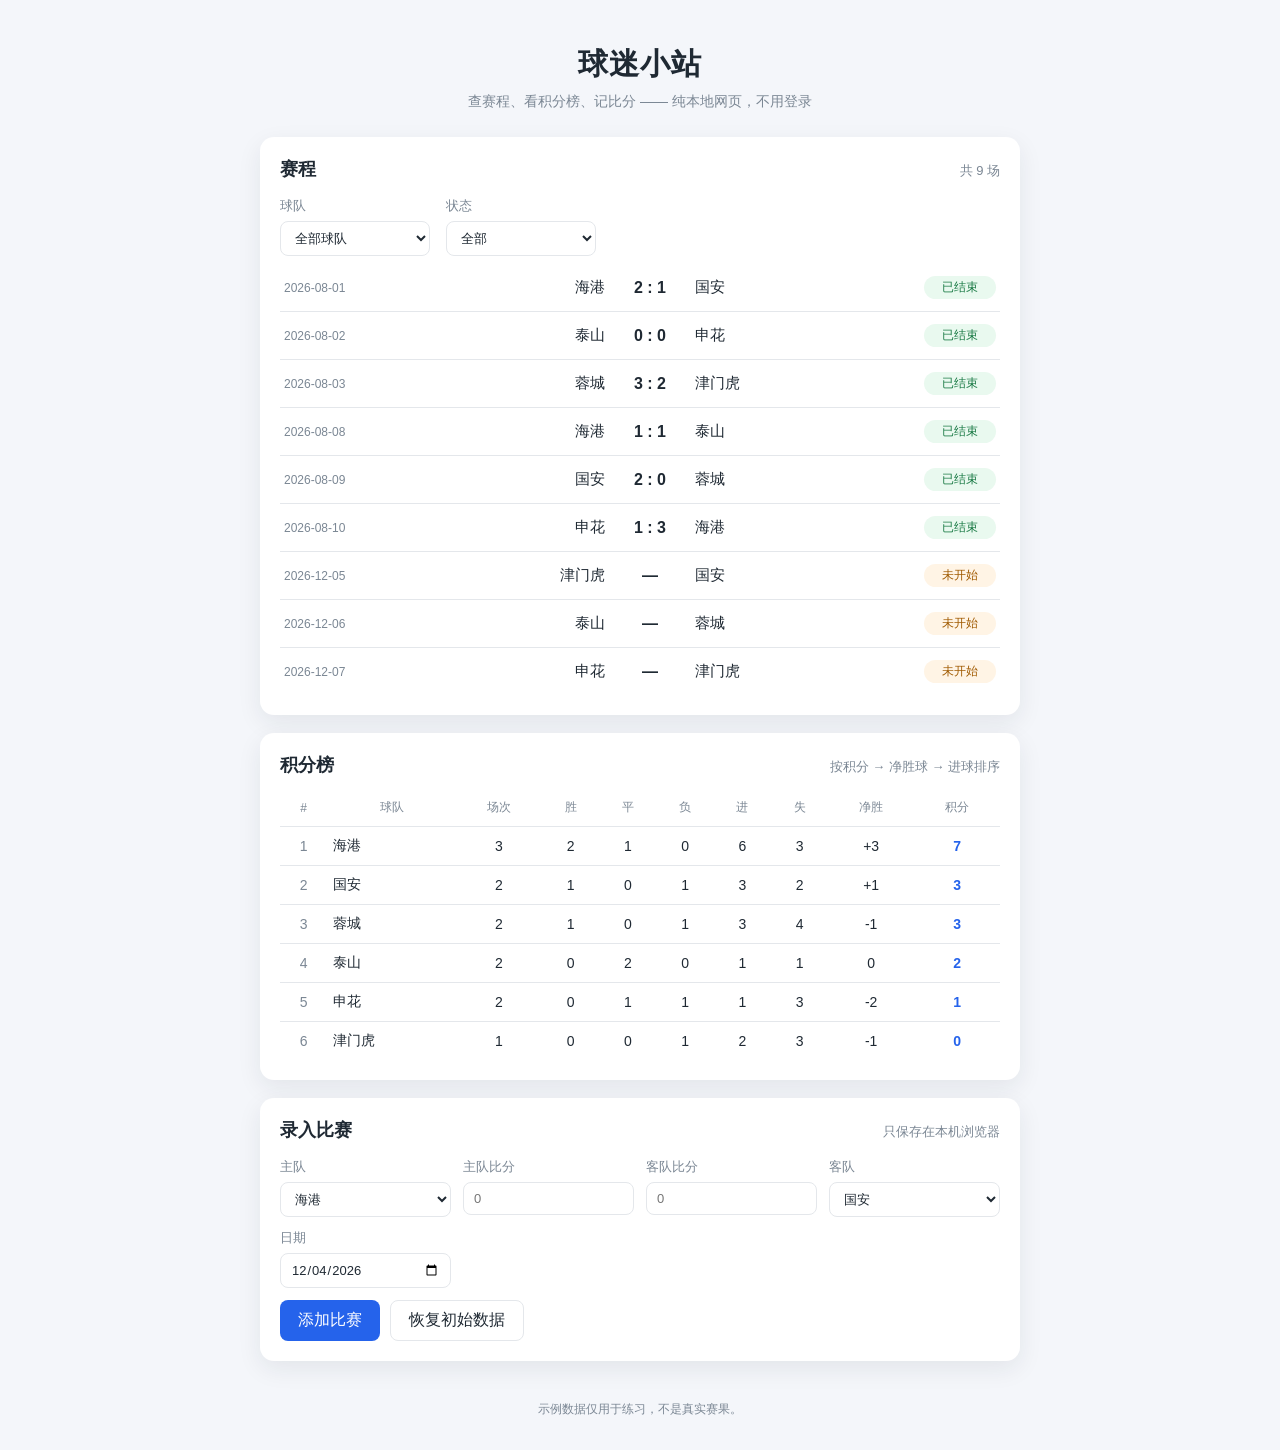
<file: index.html>
<!DOCTYPE html>
<html lang="zh-CN">
<head>
<meta charset="utf-8">
<meta name="viewport" content="width=device-width, initial-scale=1">
<title>球迷小站 · 赛程与积分榜</title>
<link rel="stylesheet" href="styles.css">
</head>
<body>
  <header class="hero">
    <h1>球迷小站</h1>
    <p class="subtitle">查赛程、看积分榜、记比分 —— 纯本地网页，不用登录</p>
  </header>

  <main>
    <section class="panel" aria-labelledby="scheduleTitle">
      <div class="panel-head">
        <h2 id="scheduleTitle">赛程</h2>
        <span id="matchCount" class="count">共 0 场</span>
      </div>

      <div class="toolbar">
        <label for="teamFilter">球队
          <select id="teamFilter">
            <option value="all">全部球队</option>
          </select>
        </label>
        <label for="statusFilter">状态
          <select id="statusFilter">
            <option value="all">全部</option>
            <option value="played">已结束</option>
            <option value="upcoming">未开始</option>
          </select>
        </label>
      </div>

      <ul id="matchList" class="match-list"></ul>
      <p id="emptyHint" class="empty" hidden>没有符合筛选条件的比赛。</p>
    </section>

    <section class="panel" aria-labelledby="standingsTitle">
      <div class="panel-head">
        <h2 id="standingsTitle">积分榜</h2>
        <span class="count">按积分 → 净胜球 → 进球排序</span>
      </div>
      <div class="table-wrap">
        <table class="standings">
        <thead>
          <tr>
            <th scope="col">#</th>
            <th scope="col">球队</th>
            <th scope="col">场次</th>
            <th scope="col">胜</th>
            <th scope="col">平</th>
            <th scope="col">负</th>
            <th scope="col">进</th>
            <th scope="col">失</th>
            <th scope="col">净胜</th>
            <th scope="col">积分</th>
          </tr>
        </thead>
          <tbody id="standingsBody"></tbody>
        </table>
      </div>
    </section>

    <section class="panel" aria-labelledby="entryTitle">
      <div class="panel-head">
        <h2 id="entryTitle">录入比赛</h2>
        <span class="count">只保存在本机浏览器</span>
      </div>

      <form id="matchForm" class="entry-form" novalidate>
        <label for="homeTeam">主队
          <select id="homeTeam"></select>
        </label>
        <label for="homeScore">主队比分
          <input id="homeScore" type="number" min="0" max="99" step="1" inputmode="numeric" placeholder="0">
        </label>
        <label for="awayScore">客队比分
          <input id="awayScore" type="number" min="0" max="99" step="1" inputmode="numeric" placeholder="0">
        </label>
        <label for="awayTeam">客队
          <select id="awayTeam"></select>
        </label>
        <label for="matchDate">日期
          <input id="matchDate" type="date">
        </label>
        <div class="form-actions">
          <button type="submit" class="primary">添加比赛</button>
          <button type="button" id="resetBtn" class="ghost">恢复初始数据</button>
        </div>
      </form>

      <p id="formMessage" class="form-msg" role="alert" hidden></p>
    </section>
  </main>

  <footer class="foot">示例数据仅用于练习，不是真实赛果。</footer>

  <script src="app.js"></script>
</body>
</html>
</file>
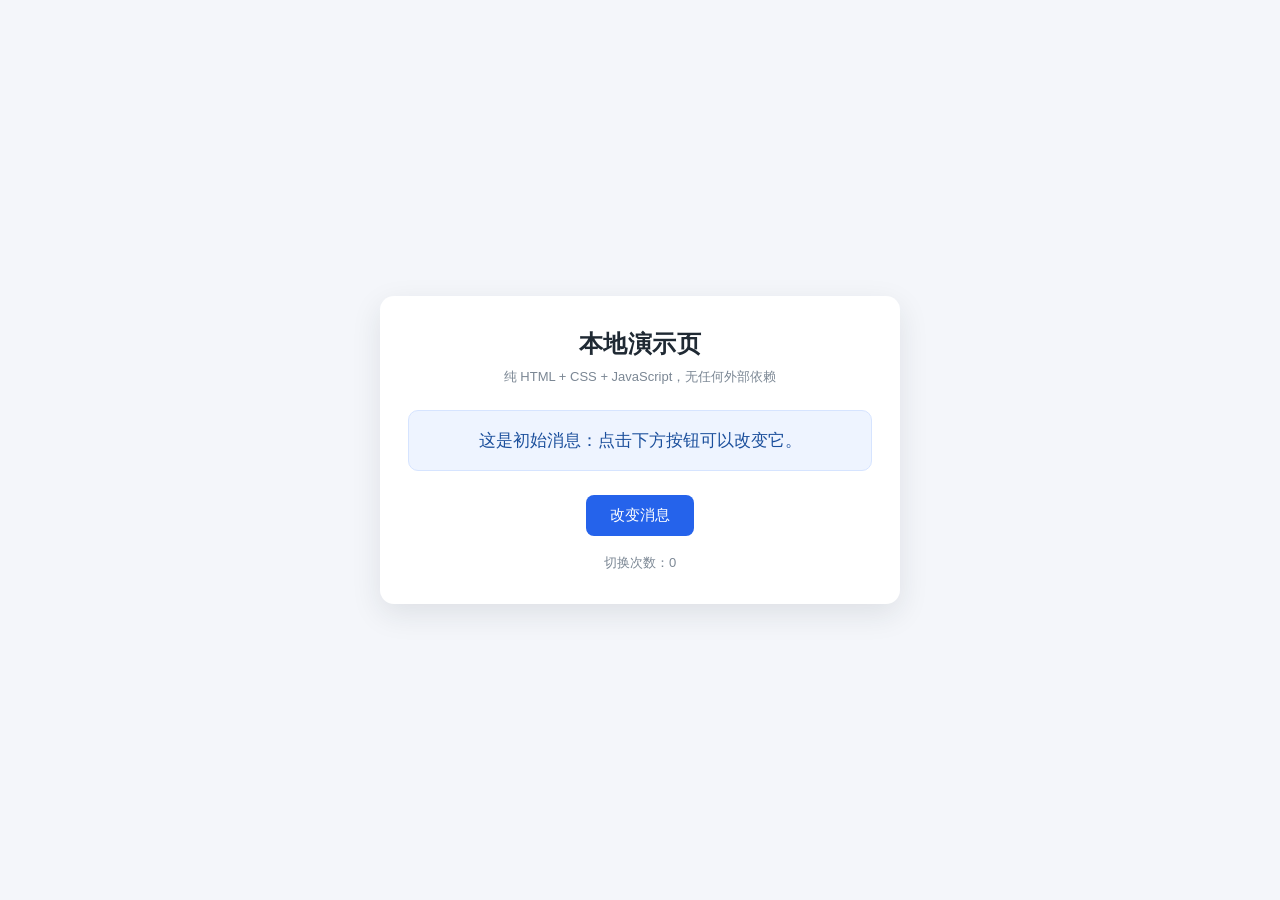
<file: demo.html>
<!DOCTYPE html>
<html lang="zh-CN">
<head>
<meta charset="utf-8">
<meta name="viewport" content="width=device-width, initial-scale=1">
<title>本地演示页</title>
<style>
  * { box-sizing: border-box; }
  body {
    margin: 0;
    min-height: 100vh;
    display: flex;
    align-items: center;
    justify-content: center;
    font-family: -apple-system, BlinkMacSystemFont, "Segoe UI", "PingFang SC",
                 "Hiragino Sans GB", "Microsoft YaHei", sans-serif;
    background: #f4f6fa;
    color: #1f2933;
  }
  .card {
    width: min(520px, calc(100% - 32px));
    padding: 32px 28px;
    background: #fff;
    border-radius: 14px;
    box-shadow: 0 10px 30px rgba(31, 41, 51, .10);
    text-align: center;
  }
  h1 {
    margin: 0 0 8px;
    font-size: 24px;
    letter-spacing: .5px;
  }
  .hint {
    margin: 0 0 24px;
    font-size: 13px;
    color: #7b8794;
  }
  #message {
    margin: 0 0 24px;
    padding: 16px;
    border-radius: 10px;
    background: #eef4ff;
    border: 1px solid #d6e4ff;
    font-size: 17px;
    line-height: 1.6;
    color: #1b4f9c;
    transition: background-color .2s ease, color .2s ease, border-color .2s ease;
  }
  #message.is-changed {
    background: #e9f9ef;
    border-color: #c7ecd6;
    color: #1a7a45;
  }
  button {
    padding: 11px 24px;
    font-size: 15px;
    font-family: inherit;
    color: #fff;
    background: #2563eb;
    border: 0;
    border-radius: 8px;
    cursor: pointer;
    transition: background-color .2s ease, transform .05s ease;
  }
  button:hover { background: #1d4ed8; }
  button:active { transform: translateY(1px); }
  button:focus-visible { outline: 3px solid #93c5fd; outline-offset: 2px; }
  .counter {
    margin: 18px 0 0;
    font-size: 13px;
    color: #7b8794;
  }
</style>
</head>
<body>
  <main class="card">
    <h1>本地演示页</h1>
    <p class="hint">纯 HTML + CSS + JavaScript，无任何外部依赖</p>
    <p id="message" role="status" aria-live="polite">这是初始消息：点击下方按钮可以改变它。</p>
    <button id="changeBtn" type="button">改变消息</button>
    <p id="counter" class="counter">切换次数：0</p>
  </main>

<script>
  (function () {
    var messageEl = document.getElementById('message');
    var buttonEl = document.getElementById('changeBtn');
    var counterEl = document.getElementById('counter');
    var changed = false;
    var count = 0;

    buttonEl.addEventListener('click', function () {
      changed = !changed;
      count += 1;
      counterEl.textContent = '切换次数：' + count;
      if (changed) {
        messageEl.textContent = '消息已改变！再次点击按钮即可恢复。';
        messageEl.classList.add('is-changed');
        buttonEl.textContent = '恢复原消息';
      } else {
        messageEl.textContent = '这是初始消息：点击下方按钮可以改变它。';
        messageEl.classList.remove('is-changed');
        buttonEl.textContent = '改变消息';
      }
    });
  })();
</script>
</body>
</html>
</file>
<file: styles.css>
:root {
  --ink: #1f2933;
  --muted: #7b8794;
  --line: #e4e7eb;
  --brand: #2563eb;
  --bg: #f4f6fa;
}

* { box-sizing: border-box; }

body {
  margin: 0;
  background: var(--bg);
  color: var(--ink);
  font-family: -apple-system, BlinkMacSystemFont, "Segoe UI", "PingFang SC",
               "Hiragino Sans GB", "Microsoft YaHei", sans-serif;
  -webkit-font-smoothing: antialiased;
}

.hero {
  padding: 44px 20px 26px;
  text-align: center;
}

.hero h1 {
  margin: 0 0 8px;
  font-size: 30px;
  letter-spacing: 1px;
}

.subtitle {
  margin: 0;
  color: var(--muted);
  font-size: 14px;
}

main {
  width: min(760px, calc(100% - 32px));
  margin: 0 auto 40px;
}

.panel {
  background: #fff;
  border-radius: 14px;
  box-shadow: 0 8px 24px rgba(31, 41, 51, .08);
  padding: 20px;
}

.panel-head {
  display: flex;
  align-items: baseline;
  justify-content: space-between;
}

.panel-head h2 {
  margin: 0;
  font-size: 18px;
}

.count {
  color: var(--muted);
  font-size: 13px;
}

.toolbar {
  display: flex;
  gap: 16px;
  flex-wrap: wrap;
  margin: 16px 0 8px;
}

.toolbar label {
  display: flex;
  flex-direction: column;
  gap: 6px;
  font-size: 13px;
  color: var(--muted);
}

select {
  min-width: 150px;
  padding: 8px 10px;
  font: inherit;
  color: var(--ink);
  background: #fff;
  border: 1px solid var(--line);
  border-radius: 8px;
}

select:focus-visible {
  outline: 3px solid #93c5fd;
  outline-offset: 1px;
}

.match-list {
  list-style: none;
  margin: 0;
  padding: 0;
}

.match {
  display: grid;
  grid-template-columns: 92px 1fr 70px 1fr 72px;
  align-items: center;
  gap: 10px;
  padding: 12px 4px;
  border-top: 1px solid var(--line);
}

.match:first-child { border-top: 0; }

.date {
  color: var(--muted);
  font-size: 12px;
  font-variant-numeric: tabular-nums;
}

.team {
  font-size: 15px;
}

.home { text-align: right; }
.away { text-align: left; }

.score {
  text-align: center;
  font-weight: 600;
  font-variant-numeric: tabular-nums;
}

.badge {
  padding: 3px 8px;
  border-radius: 999px;
  font-size: 12px;
  text-align: center;
  white-space: nowrap;
}

.done { background: #e9f9ef; color: #1a7a45; }
.soon { background: #fff4e5; color: #a05a00; }

.empty {
  margin: 0;
  padding: 28px 0;
  text-align: center;
  color: var(--muted);
  font-size: 14px;
}

.foot {
  padding: 0 0 32px;
  text-align: center;
  color: var(--muted);
  font-size: 12px;
}

.entry-form {
  display: grid;
  grid-template-columns: repeat(4, 1fr);
  gap: 12px;
  margin-top: 16px;
}

.entry-form label {
  display: flex;
  flex-direction: column;
  gap: 6px;
  font-size: 13px;
  color: var(--muted);
}

.entry-form input {
  width: 100%;
  padding: 8px 10px;
  font: inherit;
  color: var(--ink);
  background: #fff;
  border: 1px solid var(--line);
  border-radius: 8px;
}

.entry-form input:focus-visible {
  outline: 3px solid #93c5fd;
  outline-offset: 1px;
}

.form-actions {
  grid-column: 1 / -1;
  display: flex;
  gap: 10px;
  flex-wrap: wrap;
}

button.primary,
button.ghost {
  padding: 9px 18px;
  font: inherit;
  border-radius: 8px;
  cursor: pointer;
}

button.primary {
  color: #fff;
  background: var(--brand);
  border: 0;
}

button.primary:hover { background: #1d4ed8; }

button.ghost {
  color: var(--ink);
  background: #fff;
  border: 1px solid var(--line);
}

button.ghost:hover { background: #f1f5f9; }

.form-msg {
  margin: 12px 0 0;
  padding: 10px 12px;
  border-radius: 8px;
  font-size: 13px;
}

.form-msg.ok { background: #e9f9ef; color: #1a7a45; }
.form-msg.error { background: #fdecea; color: #b42318; }

@media (max-width: 640px) {
  .entry-form { grid-template-columns: repeat(2, 1fr); }
}

.panel + .panel { margin-top: 18px; }

.table-wrap { overflow-x: auto; }

.standings {
  width: 100%;
  border-collapse: collapse;
  margin-top: 12px;
  font-size: 14px;
}

.standings th,
.standings td {
  padding: 10px 6px;
  text-align: center;
  border-top: 1px solid var(--line);
  font-variant-numeric: tabular-nums;
}

.standings thead th {
  border-top: 0;
  color: var(--muted);
  font-size: 12px;
  font-weight: 500;
}

.standings td.team-name {
  text-align: left;
  font-weight: 500;
}

.standings td.rank { color: var(--muted); }

.standings td.pts {
  color: var(--brand);
  font-weight: 600;
}

@media (max-width: 560px) {
  .standings { font-size: 12px; }
  .standings th,
  .standings td { padding: 8px 3px; }
}

@media (max-width: 560px) {
  .match { grid-template-columns: 76px 1fr 58px 1fr; }
  .badge { display: none; }
}
</file>
